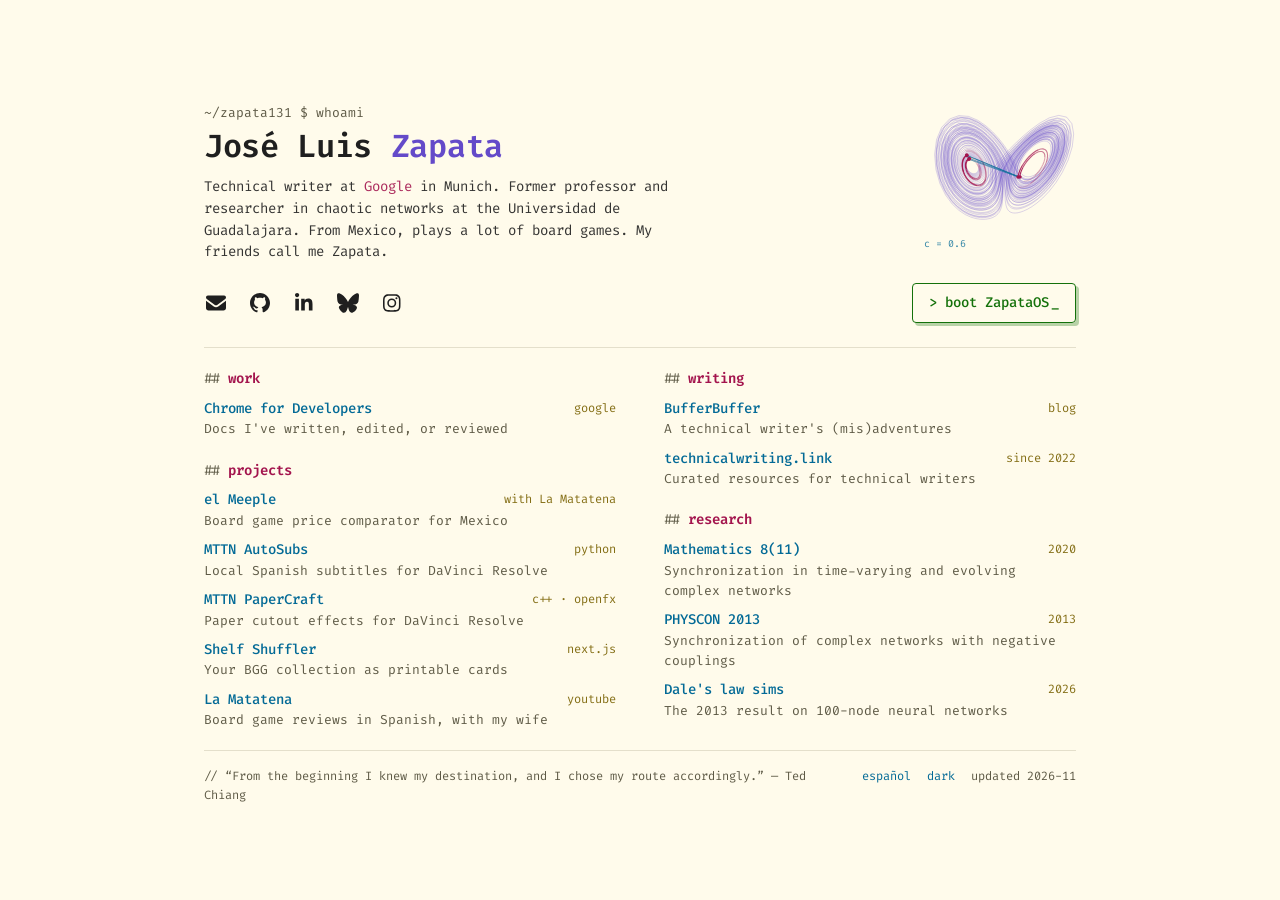
<file: index.html>
<!DOCTYPE html>
<html lang="en">

<head>
  <meta charset="UTF-8">
  <meta name="viewport" content="width=device-width, initial-scale=1">
  <meta name="color-scheme" content="light dark">
  <script>
    try { document.querySelector('meta[name="color-scheme"]').content = localStorage.getItem('color-scheme') ?? 'light dark'; } catch (e) {}
  </script>
  <title>José Luis Zapata · zapata131</title>
  <meta name="description" content="José Luis Zapata (zapata131): technical writer at Google in Munich, former researcher in complex networks, board game person.">
  <link rel="canonical" href="https://zapata131.com/">
  <link rel="alternate" hreflang="en" href="https://zapata131.com/">
  <link rel="alternate" hreflang="es" href="https://zapata131.com/es/">
  <link rel="alternate" hreflang="x-default" href="https://zapata131.com/">

  <meta property="og:type" content="profile">
  <meta property="og:title" content="José Luis Zapata · zapata131">
  <meta property="og:description" content="Technical writer at Google in Munich. Former researcher in complex networks. Board games on the side.">
  <meta property="og:url" content="https://zapata131.com/">
  <meta property="og:image" content="https://zapata131.com/assets/og.png">
  <meta property="og:locale" content="en_US">
  <meta property="og:locale:alternate" content="es_MX">
  <meta name="twitter:card" content="summary_large_image">

  <link rel="icon" href="icons/favicon.ico">
  <link rel="preconnect" href="https://fonts.googleapis.com">
  <link rel="preconnect" href="https://fonts.gstatic.com" crossorigin>
  <link href="https://fonts.googleapis.com/css2?family=Fira+Code:wght@400;500;600&display=swap" rel="stylesheet">
  <link rel="stylesheet" href="styles.css">
</head>

<body>
  <main class="page">
    <header class="intro">
      <div class="lorenz" aria-hidden="true"></div>
      <p class="prompt" aria-hidden="true">~/zapata131 $ whoami</p>
      <h1>José Luis <span class="hl">Zapata</span></h1>
      <p class="bio">Technical writer at <span class="hl-c">Google</span> in Munich. Former professor and researcher in chaotic networks at the Universidad de Guadalajara. From Mexico, plays a lot of board games. My friends call me Zapata.</p>
      <div class="actions">
        <nav class="social" aria-label="Elsewhere">
        <a href="mailto:joseluis@zapata131.com" aria-label="Email" data-tip="Email"><svg viewBox="0 0 512 512" aria-hidden="true"><path fill="currentColor" d="M48 64c-26.5 0-48 21.5-48 48 0 15.1 7.1 29.3 19.2 38.4l208 156c17.1 12.8 40.5 12.8 57.6 0l208-156c12.1-9.1 19.2-23.3 19.2-38.4 0-26.5-21.5-48-48-48L48 64zM0 196L0 384c0 35.3 28.7 64 64 64l384 0c35.3 0 64-28.7 64-64l0-188-198.4 148.8c-34.1 25.6-81.1 25.6-115.2 0L0 196z"/></svg></a>
        <a href="https://github.com/zapata131" aria-label="GitHub" data-tip="GitHub"><svg viewBox="0 0 512 512" aria-hidden="true"><path fill="currentColor" d="M216.5 362.5c-66-8-112.5-55.5-112.5-117 0-25 9-52 24-70-6.5-16.5-5.5-51.5 2-66 20-2.5 47 8 63 22.5 19-6 39-9 63.5-9s44.5 3 62.5 8.5c15.5-14 43-24.5 63-22 7 13.5 8 48.5 1.5 65.5 16 19 24.5 44.5 24.5 70.5 0 61.5-46.5 108-113.5 116.5 17 11 28.5 35 28.5 62.5l0 52C323 491.5 335.5 500 350.5 494 441 459.5 512 369 512 257 512 115.5 397 0 255.5 0S0 115.5 0 257c0 111 70.5 203 165.5 237.5 13.5 5 26.5-4 26.5-17.5l0-40c-7 3-16 5-24 5-33 0-52.5-18-66.5-51.5-5.5-13.5-11.5-21.5-23-23-6-.5-8-3-8-6 0-6 10-10.5 20-10.5 14.5 0 27 9 40 27.5 10 14.5 20.5 21 33 21s20.5-4.5 32-16c8.5-8.5 15-16 21-21z"/></svg></a>
        <a href="https://www.linkedin.com/in/zapata131/" aria-label="LinkedIn" data-tip="LinkedIn"><svg viewBox="0 0 448 512" aria-hidden="true"><path fill="currentColor" d="M100.3 448l-92.9 0 0-299.1 92.9 0 0 299.1zM53.8 108.1C24.1 108.1 0 83.5 0 53.8 0 39.5 5.7 25.9 15.8 15.8s23.8-15.8 38-15.8 27.9 5.7 38 15.8 15.8 23.8 15.8 38c0 29.7-24.1 54.3-53.8 54.3zM447.9 448l-92.7 0 0-145.6c0-34.7-.7-79.2-48.3-79.2-48.3 0-55.7 37.7-55.7 76.7l0 148.1-92.8 0 0-299.1 89.1 0 0 40.8 1.3 0c12.4-23.5 42.7-48.3 87.9-48.3 94 0 111.3 61.9 111.3 142.3l0 164.3-.1 0z"/></svg></a>
        <a href="https://bsky.app/profile/zapata131.bsky.social" aria-label="Bluesky" data-tip="Bluesky"><svg viewBox="0 0 576 512" aria-hidden="true"><path fill="currentColor" d="M407.8 294.7c-3.3-.4-6.7-.8-10-1.3 3.4 .4 6.7 .9 10 1.3zM288 227.1C261.9 176.4 190.9 81.9 124.9 35.3 61.6-9.4 37.5-1.7 21.6 5.5 3.3 13.8 0 41.9 0 58.4S9.1 194 15 213.9c19.5 65.7 89.1 87.9 153.2 80.7 3.3-.5 6.6-.9 10-1.4-3.3 .5-6.6 1-10 1.4-93.9 14-177.3 48.2-67.9 169.9 120.3 124.6 164.8-26.7 187.7-103.4 22.9 76.7 49.2 222.5 185.6 103.4 102.4-103.4 28.1-156-65.8-169.9-3.3-.4-6.7-.8-10-1.3 3.4 .4 6.7 .9 10 1.3 64.1 7.1 133.6-15.1 153.2-80.7 5.9-19.9 15-138.9 15-155.5s-3.3-44.7-21.6-52.9c-15.8-7.1-40-14.9-103.2 29.8-66.1 46.6-137.1 141.1-163.2 191.8z"/></svg></a>
        <a href="https://instagram.com/zapata131" aria-label="Instagram" data-tip="Instagram"><svg viewBox="0 0 448 512" aria-hidden="true"><path fill="currentColor" d="M224.3 141a115 115 0 1 0 -.6 230 115 115 0 1 0 .6-230zm-.6 40.4a74.6 74.6 0 1 1 .6 149.2 74.6 74.6 0 1 1 -.6-149.2zm93.4-45.1a26.8 26.8 0 1 1 53.6 0 26.8 26.8 0 1 1 -53.6 0zm129.7 27.2c-1.7-35.9-9.9-67.7-36.2-93.9-26.2-26.2-58-34.4-93.9-36.2-37-2.1-147.9-2.1-184.9 0-35.8 1.7-67.6 9.9-93.9 36.1s-34.4 58-36.2 93.9c-2.1 37-2.1 147.9 0 184.9 1.7 35.9 9.9 67.7 36.2 93.9s58 34.4 93.9 36.2c37 2.1 147.9 2.1 184.9 0 35.9-1.7 67.7-9.9 93.9-36.2 26.2-26.2 34.4-58 36.2-93.9 2.1-37 2.1-147.8 0-184.8zM399 388c-7.8 19.6-22.9 34.7-42.6 42.6-29.5 11.7-99.5 9-132.1 9s-102.7 2.6-132.1-9c-19.6-7.8-34.7-22.9-42.6-42.6-11.7-29.5-9-99.5-9-132.1s-2.6-102.7 9-132.1c7.8-19.6 22.9-34.7 42.6-42.6 29.5-11.7 99.5-9 132.1-9s102.7-2.6 132.1 9c19.6 7.8 34.7 22.9 42.6 42.6 11.7 29.5 9 99.5 9 132.1s2.7 102.7-9 132.1z"/></svg></a>
        </nav>
        <a class="boot" href="desktop/index.html" title="a desktop from 1991, sort of"><span class="caret" aria-hidden="true">&gt;</span>boot ZapataOS<span class="cursor" aria-hidden="true">_</span></a>
      </div>
    </header>

    <div class="grid">
      <div class="col">
      <section aria-labelledby="h0">
        <h2 id="h0"><span aria-hidden="true">## </span>work</h2>
        <ul class="list">
          <li>
            <a href="https://developer.chrome.com/authors/zapata">Chrome for Developers</a>
            <span class="meta">google</span>
            <p>Docs I've written, edited, or reviewed</p>
          </li>
        </ul>
      </section>
      <section aria-labelledby="h2">
        <h2 id="h2"><span aria-hidden="true">## </span>projects</h2>
        <ul class="list">
          <li>
            <a href="https://elmeeple.com">el Meeple</a>
            <span class="meta">with La Matatena</span>
            <p>Board game price comparator for Mexico</p>
          </li>
          <li>
            <a href="https://la-matatena.github.io/mttn-autosubs-tool/">MTTN AutoSubs</a>
            <span class="meta">python</span>
            <p>Local Spanish subtitles for DaVinci Resolve</p>
          </li>
          <li>
            <a href="https://la-matatena.github.io/mttn-papercraft-studio/">MTTN PaperCraft</a>
            <span class="meta">c++ · openfx</span>
            <p>Paper cutout effects for DaVinci Resolve</p>
          </li>
          <li>
            <a href="https://github.com/zapata131/shelf-shuffle">Shelf Shuffler</a>
            <span class="meta">next.js</span>
            <p>Your BGG collection as printable cards</p>
          </li>
          <li>
            <a href="https://la-matatena.com">La Matatena</a>
            <span class="meta">youtube</span>
            <p>Board game reviews in Spanish, with my wife</p>
          </li>
        </ul>
      </section>
      </div>
      <div class="col">
      <section aria-labelledby="h1">
        <h2 id="h1"><span aria-hidden="true">## </span>writing</h2>
        <ul class="list">
          <li>
            <a href="https://bufferbuffer.com">BufferBuffer</a>
            <span class="meta">blog</span>
            <p>A technical writer's (mis)adventures</p>
          </li>
          <li>
            <a href="https://technicalwriting.link">technicalwriting.link</a>
            <span class="meta">since 2022</span>
            <p>Curated resources for technical writers</p>
          </li>
        </ul>
      </section>
      <section aria-labelledby="h3">
        <h2 id="h3"><span aria-hidden="true">## </span>research</h2>
        <ul class="list">
          <li>
            <a href="https://doi.org/10.3390/math8111939">Mathematics 8(11)</a>
            <span class="meta">2020</span>
            <p>Synchronization in time-varying and evolving complex networks</p>
          </li>
          <li>
            <a href="https://github.com/zapata131/simulation-chaotic-systems-negative-couplings">PHYSCON 2013</a>
            <span class="meta">2013</span>
            <p>Synchronization of complex networks with negative couplings</p>
          </li>
          <li>
            <a href="https://github.com/zapata131/simulation-synchronization-network-inhibitory-neurons">Dale's law sims</a>
            <span class="meta">2026</span>
            <p>The 2013 result on 100-node neural networks</p>
          </li>
        </ul>
      </section>
      </div>
    </div>

    <footer class="footer">
      <p id="quote" class="quote" lang="en" hidden></p>
      <div class="colophon">
        <a href="es/index.html" hreflang="es" lang="es">español</a>
        <button type="button" class="theme-toggle" hidden>
          <span class="to-dark">dark</span><span class="to-light">light</span>
        </button>
        <span>updated 2026-11</span>
      </div>
    </footer>
  </main>

  <script src="script.js" defer></script>
</body>

</html>
</file>
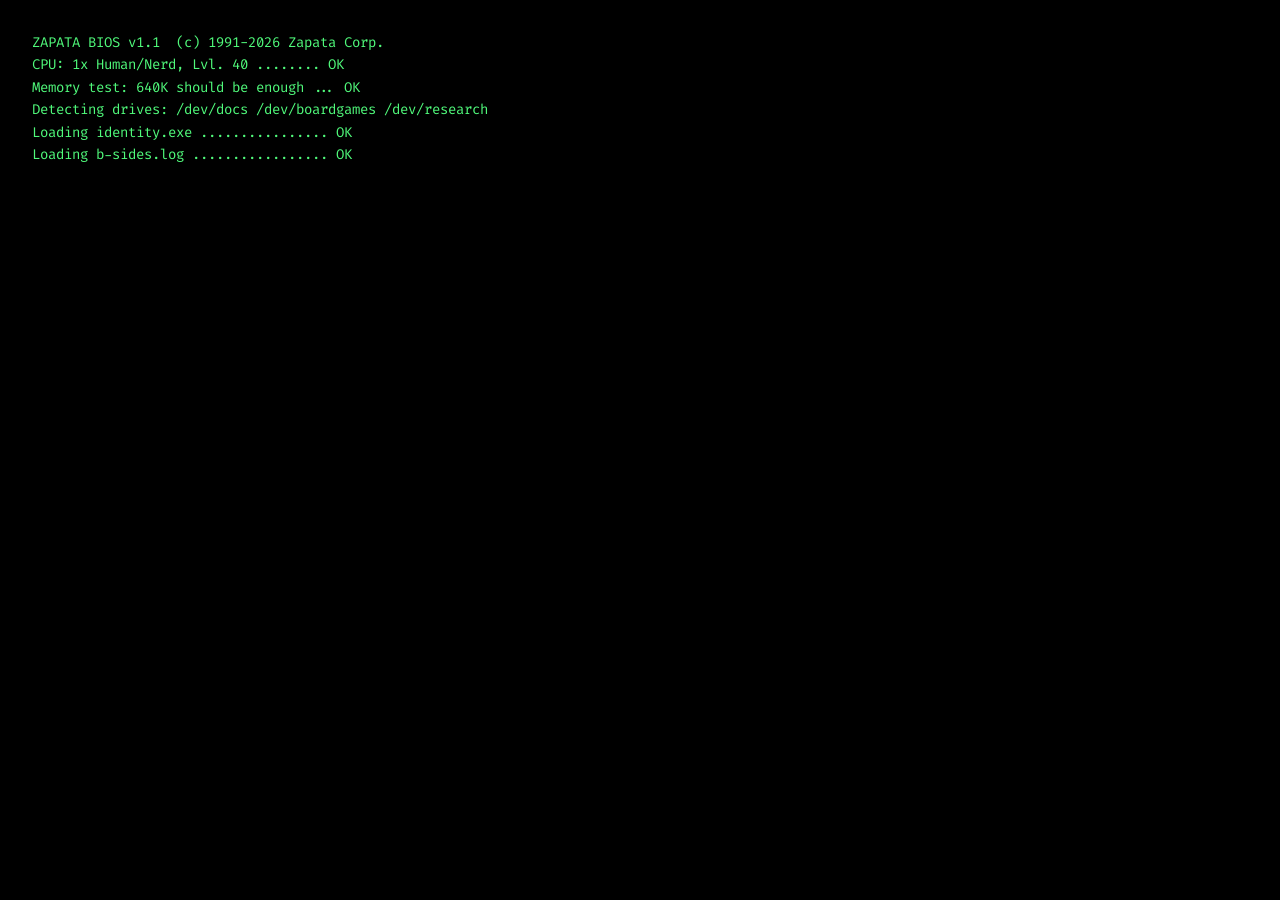
<file: desktop/index.html>
<!DOCTYPE html>
<html lang="en">

<head>
  <meta charset="UTF-8">
  <meta name="viewport" content="width=device-width, initial-scale=1.0">
  <title>ZapataOS · zapata131</title>
  <meta name="robots" content="noindex">
  <link rel="icon" href="../icons/favicon.ico">

  <link
    href="https://fonts.googleapis.com/css2?family=Fira+Code:wght@400;600&family=Inter:wght@400;600;800&display=swap"
    rel="stylesheet">
  <link rel="stylesheet" href="https://cdnjs.cloudflare.com/ajax/libs/font-awesome/6.7.2/css/all.min.css" />
  <link rel="stylesheet" href="styles.css">
</head>

<body>
  <!-- Boot screen: shown once per session, any key or click skips it -->
  <div id="boot" class="boot-screen" hidden>
    <pre id="boot-log" aria-live="polite"></pre>
  </div>

  <div class="menubar">
    <div class="menubar-item" id="menu-zapata">
      <i class="fas fa-terminal"></i> ZapataOS
      <div class="dropdown">
        <div class="dropdown-item" id="about-os">About ZapataOS...</div>
        <div class="dropdown-divider"></div>
        <div class="dropdown-item" id="reboot-os">Reboot...</div>
        <div class="dropdown-divider"></div>
        <div class="dropdown-item" id="exit-os">Exit ZapataOS</div>
      </div>
    </div>
    <div class="menubar-item">View
      <div class="dropdown">
        <div class="dropdown-item pattern-ctrl" data-pattern="dither">Dithered (Default)</div>
        <div class="dropdown-item pattern-ctrl" data-pattern="grid">Grid Points</div>
        <div class="dropdown-item pattern-ctrl" data-pattern="slate">Classic Slate</div>
        <div class="dropdown-item pattern-ctrl" data-pattern="terminal">Terminal Black</div>
        <div class="dropdown-divider"></div>
        <div class="dropdown-item" id="tidy-up">Clean Up Windows</div>
      </div>
    </div>
    <div class="menubar-item">Apps
      <div class="dropdown">
        <div class="dropdown-item" data-open="identity">Identity.exe</div>
        <div class="dropdown-item" data-open="bsides">B-Sides.log</div>
        <div class="dropdown-item" data-open="research">Research.pdf</div>
        <div class="dropdown-item" data-open="lorenz">Lorenz.app</div>
        <div class="dropdown-item" data-open="network">Network.sh</div>
        <div class="dropdown-item" data-open="terminal">Terminal.exe</div>
        <div class="dropdown-divider"></div>
        <div class="dropdown-item" data-open="dice">Dice.app</div>
      </div>
    </div>
    <div class="menubar-item" style="margin-left: auto;" id="system-clock" title="Click for the date">--:--</div>
  </div>

  <div id="system-modal" class="modal">
    <div class="modal-content" role="alertdialog" aria-labelledby="modal-title" aria-describedby="modal-text">
      <div class="modal-header" id="modal-title">System Notification</div>
      <div class="modal-body" id="modal-text">Welcome to ZapataOS. All systems operational.</div>
      <div class="modal-footer">
        <button class="modal-btn" id="modal-ok">OK</button>
      </div>
    </div>
  </div>

  <main class="desktop" id="desktop">
    <!-- Icons -->
    <div class="icon" role="button" tabindex="0" data-window="bio-window" style="top: 30px; right: 30px;">
      <i class="fas fa-id-card"></i>
      <div class="icon-text">Identity</div>
    </div>

    <div class="icon" role="button" tabindex="0" data-window="projects-window" style="top: 130px; right: 30px;">
      <i class="fas fa-code-branch"></i>
      <div class="icon-text">B-Sides</div>
    </div>

    <div class="icon" role="button" tabindex="0" data-window="research-window" style="top: 230px; right: 30px;">
      <i class="fas fa-file-lines"></i>
      <div class="icon-text">Research</div>
    </div>

    <div class="icon" role="button" tabindex="0" data-window="socials-window" style="top: 330px; right: 30px;">
      <i class="fas fa-broadcast-tower"></i>
      <div class="icon-text">Network</div>
    </div>

    <div class="icon" role="button" tabindex="0" data-window="lorenz-window" style="top: 30px; right: 120px;">
      <i class="fas fa-infinity"></i>
      <div class="icon-text">Lorenz</div>
    </div>

    <div class="icon" role="button" tabindex="0" data-window="terminal-window" style="top: 130px; right: 120px;">
      <i class="fas fa-terminal"></i>
      <div class="icon-text">Terminal</div>
    </div>

    <div class="icon" role="button" tabindex="0" data-window="dice-window" style="top: 230px; right: 120px;">
      <i class="fas fa-dice"></i>
      <div class="icon-text">Dice</div>
    </div>

    <div class="icon" role="button" tabindex="0" id="return-icon" style="bottom: 130px; right: 30px;">
      <i class="fas fa-door-open"></i>
      <div class="icon-text">Return</div>
    </div>

    <div class="icon" role="button" tabindex="0" data-window="trash-window" id="trash-icon" style="bottom: 30px; right: 30px;">
      <i class="fas fa-trash"></i>
      <div class="icon-text">Trash</div>
    </div>

    <!-- Windows -->
    <div class="window" id="terminal-window" style="top: 300px; left: 600px; width: 520px; display: none;">
      <div class="title-bar">
        <div class="title-text">terminal.exe</div>
        <div class="title-controls">
          <button type="button" class="title-bar-btn min-btn" aria-label="Collapse window"></button>
          <button type="button" class="title-bar-btn close-btn" aria-label="Close window"></button>
        </div>
      </div>
      <div class="window-content terminal-content" id="terminal-output">
        <p>ZapataOS [Version 1.1.0]</p>
        <p>(c) 2026 Zapata Corp. All rights reserved.</p>
        <p>&nbsp;</p>
        <p>Type 'help' to see available commands. Tab completes, arrow keys recall.</p>
        <div class="terminal-input-line">
          <span>z:\&gt;</span>
          <input type="text" id="terminal-input" aria-label="Terminal command" autocomplete="off" autocapitalize="off" spellcheck="false">
        </div>
      </div>
    </div>

    <div class="window" id="bio-window" style="top: 80px; left: 80px; width: 400px; display: flex;">
      <div class="title-bar">
        <div class="title-text">Identity.exe</div>
        <div class="title-controls">
          <button type="button" class="title-bar-btn min-btn" aria-label="Collapse window"></button>
          <button type="button" class="title-bar-btn close-btn" aria-label="Close window"></button>
        </div>
      </div>
      <div class="window-content bio">
        <p>I'm <strong>José Luis Zapata</strong> (but my friends just call me "Zapata"), a tech writer born and raised
          in Mexico and living in Germany.</p>
        <div class="role-list">
          <span>&gt; Technical Writer</span>
          <span>&gt; Researcher</span>
          <span>&gt; Board Games Fan</span>
        </div>
        <p>I currently work for <strong>Google Germany</strong>, write about my (mis)adventures as a tech writer at <a
            href="https://bufferbuffer.com" target="_blank" rel="noopener noreferrer">BufferBuffer</a>, maintain <a
            href="https://technicalwriting.link" target="_blank" rel="noopener noreferrer">technicalwriting.link</a>, and talk about board games
          with my wife on <a href="https://la-matatena.com" target="_blank" rel="noopener noreferrer">La Matatena</a>.</p>
        <p>My Chrome docs: <a href="https://developer.chrome.com/authors/zapata" target="_blank" rel="noopener">developer.chrome.com/authors/zapata</a></p>
      </div>
    </div>

    <div class="window" id="projects-window" style="top: 180px; left: 320px; width: 480px; display: flex;">
      <div class="title-bar">
        <div class="title-text">B-Sides.log</div>
        <div class="title-controls">
          <button type="button" class="title-bar-btn min-btn" aria-label="Collapse window"></button>
          <button type="button" class="title-bar-btn close-btn" aria-label="Close window"></button>
        </div>
      </div>
      <div class="window-content projects-list">
        <div class="project-item">
          <h3><a href="https://elmeeple.com" target="_blank" rel="noopener">el Meeple</a></h3>
          <p>Board game price comparator for Mexico, with price history. Built with La Matatena.</p>
        </div>
        <div class="project-item">
          <h3><a href="https://la-matatena.github.io/mttn-autosubs-tool/" target="_blank" rel="noopener">MTTN AutoSubs</a></h3>
          <p>Spanish subtitles generated locally with Whisper, synced to DaVinci Resolve.</p>
        </div>
        <div class="project-item">
          <h3><a href="https://la-matatena.github.io/mttn-papercraft-studio/" target="_blank" rel="noopener">MTTN PaperCraft Studio</a></h3>
          <p>OpenFX plugin for Resolve: paper cutouts, torn cardstock edges, a paper fold transition, Foley paper sounds.</p>
        </div>
        <div class="project-item">
          <h3><a href="https://github.com/zapata131/shelf-shuffle" target="_blank" rel="noopener">Shelf Shuffler</a></h3>
          <p>Your BoardGameGeek collection as printable reference cards.</p>
        </div>
        <div class="project-item">
          <h3><a href="https://bufferbuffer.com" target="_blank" rel="noopener">BufferBuffer</a></h3>
          <p>The (mis)adventures of a technical writer.</p>
        </div>
        <div class="project-item">
          <h3><a href="https://technicalwriting.link" target="_blank" rel="noopener">technicalwriting.link</a></h3>
          <p>Blogs, books, courses, and videos for technical writers.</p>
        </div>
        <div class="project-item">
          <h3><a href="https://la-matatena.com" target="_blank" rel="noopener">La Matatena</a></h3>
          <p>Board game reviews and analysis, in Spanish.</p>
        </div>
        <div class="project-item">
          <h3><a href="https://github.com/zapata131/sweet16" target="_blank" rel="noopener">sweet16</a></h3>
          <p>QMK layers for a 16-key macropad: macOS, DaVinci Resolve, Affinity Designer.</p>
        </div>
      </div>
    </div>

    <div class="window" id="research-window" style="top: 110px; left: 220px; width: 460px; display: none;">
      <div class="title-bar">
        <div class="title-text">Research.pdf</div>
        <div class="title-controls">
          <button type="button" class="title-bar-btn min-btn" aria-label="Collapse window"></button>
          <button type="button" class="title-bar-btn close-btn" aria-label="Close window"></button>
        </div>
      </div>
      <div class="window-content research">
        <p class="research-note">Universidad de Guadalajara, before Google. Synchronization of complex networks,
          mostly the cases where it shouldn't work.</p>
        <ol class="papers">
          <li>
            <span class="year">2020</span>
            <a href="https://doi.org/10.3390/math8111939" target="_blank" rel="noopener">Synchronization in
              Time-Varying and Evolving Complex Networks</a>
            <span class="venue">Mathematics 8(11), 1939. Solís-Perales, Zapata, Obregón-Pulido.</span>
          </li>
          <li>
            <span class="year">2013</span>
            <a href="https://github.com/zapata131/simulation-chaotic-systems-negative-couplings" target="_blank"
              rel="noopener">Synchronization of Complex Networks with Negative Couplings</a>
            <span class="venue">PHYSCON 2013, San Luis Potosí. Solís-Perales, Zapata. Link: Python reproduction.</span>
          </li>
          <li>
            <span class="year">2026</span>
            <a href="https://github.com/zapata131/simulation-synchronization-network-inhibitory-neurons" target="_blank"
              rel="noopener">Inhibitory neurons, revisited</a>
            <span class="venue">The 2013 result on 100-node networks that follow Dale's law.</span>
          </li>
        </ol>
        <button type="button" class="win-btn" data-open="lorenz">Open Lorenz.app</button>
      </div>
    </div>

    <div class="window" id="lorenz-window" style="top: 70px; left: 520px; width: 380px; display: none;">
      <div class="title-bar">
        <div class="title-text">Lorenz.app</div>
        <div class="title-controls">
          <button type="button" class="title-bar-btn min-btn" aria-label="Collapse window"></button>
          <button type="button" class="title-bar-btn close-btn" aria-label="Close window"></button>
        </div>
      </div>
      <div class="window-content lorenz-app">
        <canvas id="lorenz-canvas" width="340" height="300" aria-label="Lorenz attractor, drag to rotate"></canvas>
        <label class="lorenz-control">
          <span>ρ = <output id="rho-out">28.0</output></span>
          <input type="range" id="rho" min="0" max="60" step="0.5" value="28">
        </label>
        <p class="lorenz-status" id="lorenz-status">Chaos. Two wings, never the same loop twice.</p>
        <p class="lorenz-hint">σ = 10, β = 8/3. Drag to rotate. Below ρ ≈ 24.74 the orbit settles down.</p>
      </div>
    </div>

    <div class="window" id="dice-window" style="top: 90px; left: 560px; width: 340px; display: none;">
      <div class="title-bar">
        <div class="title-text">Dice.app</div>
        <div class="title-controls">
          <button type="button" class="title-bar-btn min-btn" aria-label="Collapse window"></button>
          <button type="button" class="title-bar-btn close-btn" aria-label="Close window"></button>
        </div>
      </div>
      <div class="window-content dice-app">
        <div class="dice-presets">
          <button type="button" class="win-btn" data-roll="2d6">2d6 Catan</button>
          <button type="button" class="win-btn" data-roll="1d6">1d6</button>
          <button type="button" class="win-btn" data-roll="3d6">3d6</button>
          <button type="button" class="win-btn" data-roll="1d20">1d20</button>
        </div>
        <div class="dice-tray" id="dice-tray" aria-live="polite">
          <p class="dice-empty">Pick a roll. Space rolls again.</p>
        </div>
        <p class="dice-msg" id="dice-msg"></p>
        <div class="dice-stats" id="dice-stats" hidden>
          <p class="dice-stats-title">2d6 rolls this session: <span id="dice-count">0</span></p>
          <div class="dice-hist" id="dice-hist"></div>
        </div>
      </div>
    </div>

    <div class="window" id="socials-window" style="top: 400px; left: 140px; width: 340px; display: flex;">
      <div class="title-bar">
        <div class="title-text">Network.sh</div>
        <div class="title-controls">
          <button type="button" class="title-bar-btn min-btn" aria-label="Collapse window"></button>
          <button type="button" class="title-bar-btn close-btn" aria-label="Close window"></button>
        </div>
      </div>
      <div class="window-content socials-grid">
        <a href="https://bsky.app/profile/zapata131.bsky.social" aria-label="Bluesky" title="Bluesky"><i
            class="fa-brands fa-bluesky"></i></a>
        <a href="https://github.com/zapata131" aria-label="GitHub" title="GitHub"><i class="fab fa-github"></i></a>
        <a href="https://www.linkedin.com/in/zapata131/" aria-label="LinkedIn" title="LinkedIn"><i
            class="fab fa-linkedin-in"></i></a>
        <a href="https://bufferbuffer.com" aria-label="BufferBuffer Blog" title="Blog"><i class="fas fa-pen"></i></a>
        <a href="https://technicalwriting.link" aria-label="Technical Writing Resources" title="Resources"><i
            class="fas fa-link"></i></a>
        <a href="https://instagram.com/zapata131" aria-label="Instagram" title="Instagram"><i
            class="fab fa-instagram"></i></a>
        <a href="mailto:joseluis@zapata131.com" aria-label="Email" title="Email"><i class="fas fa-envelope"></i></a>
      </div>
    </div>

    <div class="window" id="trash-window" style="top: 220px; left: 360px; width: 340px; display: none;">
      <div class="title-bar">
        <div class="title-text">Trash</div>
        <div class="title-controls">
          <button type="button" class="title-bar-btn min-btn" aria-label="Collapse window"></button>
          <button type="button" class="title-bar-btn close-btn" aria-label="Close window"></button>
        </div>
      </div>
      <div class="window-content trash">
        <ul class="trash-list" id="trash-list">
          <li><i class="far fa-file-code"></i> glassmorphism-v2.css <span>2026-02</span></li>
          <li><i class="far fa-file-code"></i> geocities-mode.html <span>2026-02</span></li>
          <li><i class="far fa-folder"></i> fontawesome-local/ <span>2026-02</span></li>
          <li><i class="far fa-file"></i> landing-page-v1.html <span>2025</span></li>
          <li><i class="far fa-file-lines"></i> docs-final-FINAL-v3.md <span>2019</span></li>
        </ul>
        <button type="button" class="win-btn" id="empty-trash">Empty Trash</button>
      </div>
    </div>
  </main>

  <script src="script.js"></script>
</body>

</html>
</file>
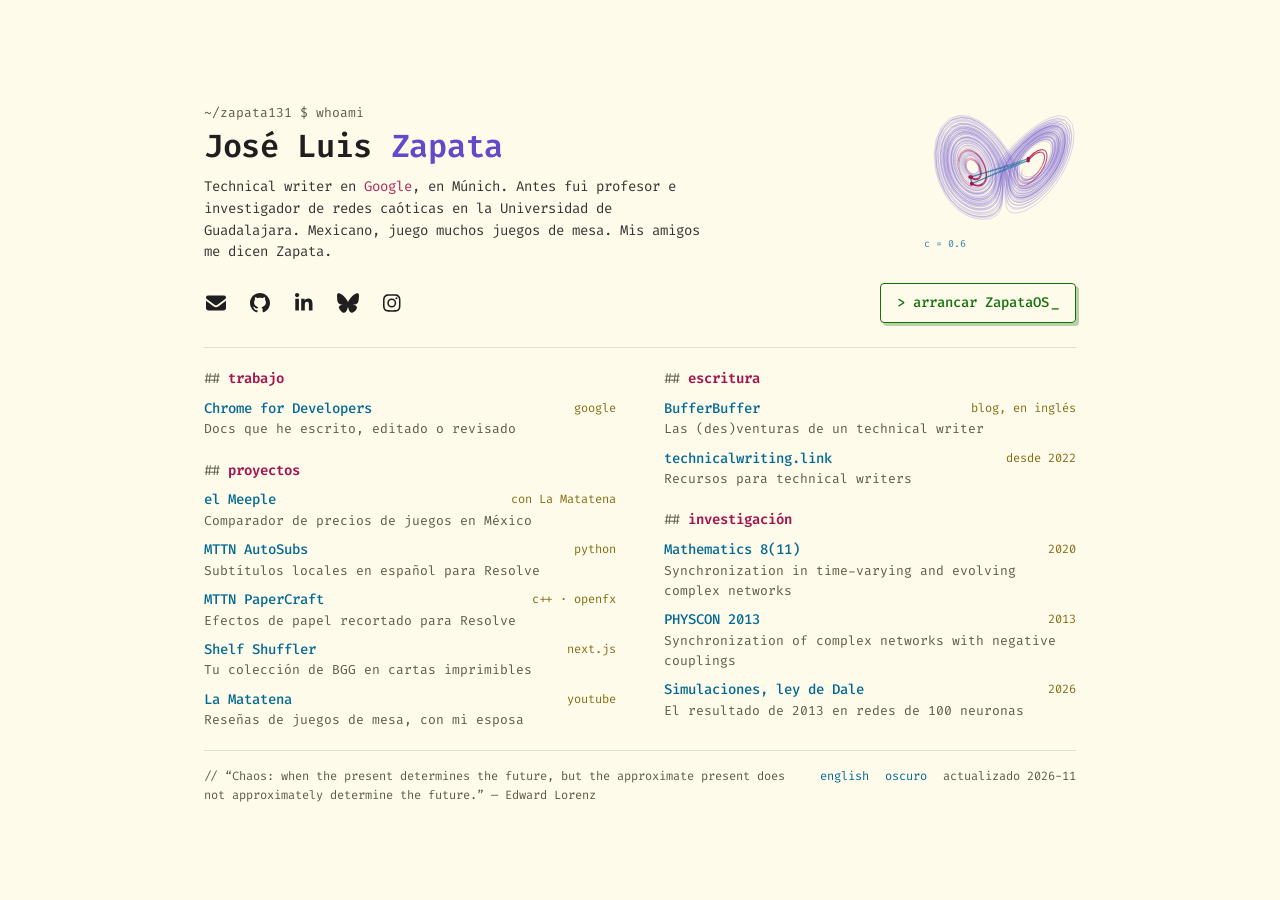
<file: es/index.html>
<!DOCTYPE html>
<html lang="es">

<head>
  <meta charset="UTF-8">
  <meta name="viewport" content="width=device-width, initial-scale=1">
  <meta name="color-scheme" content="light dark">
  <script>
    try { document.querySelector('meta[name="color-scheme"]').content = localStorage.getItem('color-scheme') ?? 'light dark'; } catch (e) {}
  </script>
  <title>José Luis Zapata · zapata131</title>
  <meta name="description" content="José Luis Zapata (zapata131): technical writer en Google en Múnich, antes investigador en redes complejas, y jugador de juegos de mesa.">
  <link rel="canonical" href="https://zapata131.com/es/">
  <link rel="alternate" hreflang="en" href="https://zapata131.com/">
  <link rel="alternate" hreflang="es" href="https://zapata131.com/es/">
  <link rel="alternate" hreflang="x-default" href="https://zapata131.com/">

  <meta property="og:type" content="profile">
  <meta property="og:title" content="José Luis Zapata · zapata131">
  <meta property="og:description" content="Technical writer en Google en Múnich. Antes, investigador en redes complejas. Y juegos de mesa.">
  <meta property="og:url" content="https://zapata131.com/es/">
  <meta property="og:image" content="https://zapata131.com/assets/og.png">
  <meta property="og:locale" content="es_MX">
  <meta property="og:locale:alternate" content="en_US">
  <meta name="twitter:card" content="summary_large_image">

  <link rel="icon" href="../icons/favicon.ico">
  <link rel="preconnect" href="https://fonts.googleapis.com">
  <link rel="preconnect" href="https://fonts.gstatic.com" crossorigin>
  <link href="https://fonts.googleapis.com/css2?family=Fira+Code:wght@400;500;600&display=swap" rel="stylesheet">
  <link rel="stylesheet" href="../styles.css">
</head>

<body>
  <main class="page">
    <header class="intro">
      <div class="lorenz" aria-hidden="true"></div>
      <p class="prompt" aria-hidden="true">~/zapata131 $ whoami</p>
      <h1>José Luis <span class="hl">Zapata</span></h1>
      <p class="bio">Technical writer en <span class="hl-c">Google</span>, en Múnich. Antes fui profesor e investigador de redes caóticas en la Universidad de Guadalajara. Mexicano, juego muchos juegos de mesa. Mis amigos me dicen Zapata.</p>
      <div class="actions">
        <nav class="social" aria-label="En otros lados">
        <a href="mailto:joseluis@zapata131.com" aria-label="Correo" data-tip="Correo"><svg viewBox="0 0 512 512" aria-hidden="true"><path fill="currentColor" d="M48 64c-26.5 0-48 21.5-48 48 0 15.1 7.1 29.3 19.2 38.4l208 156c17.1 12.8 40.5 12.8 57.6 0l208-156c12.1-9.1 19.2-23.3 19.2-38.4 0-26.5-21.5-48-48-48L48 64zM0 196L0 384c0 35.3 28.7 64 64 64l384 0c35.3 0 64-28.7 64-64l0-188-198.4 148.8c-34.1 25.6-81.1 25.6-115.2 0L0 196z"/></svg></a>
        <a href="https://github.com/zapata131" aria-label="GitHub" data-tip="GitHub"><svg viewBox="0 0 512 512" aria-hidden="true"><path fill="currentColor" d="M216.5 362.5c-66-8-112.5-55.5-112.5-117 0-25 9-52 24-70-6.5-16.5-5.5-51.5 2-66 20-2.5 47 8 63 22.5 19-6 39-9 63.5-9s44.5 3 62.5 8.5c15.5-14 43-24.5 63-22 7 13.5 8 48.5 1.5 65.5 16 19 24.5 44.5 24.5 70.5 0 61.5-46.5 108-113.5 116.5 17 11 28.5 35 28.5 62.5l0 52C323 491.5 335.5 500 350.5 494 441 459.5 512 369 512 257 512 115.5 397 0 255.5 0S0 115.5 0 257c0 111 70.5 203 165.5 237.5 13.5 5 26.5-4 26.5-17.5l0-40c-7 3-16 5-24 5-33 0-52.5-18-66.5-51.5-5.5-13.5-11.5-21.5-23-23-6-.5-8-3-8-6 0-6 10-10.5 20-10.5 14.5 0 27 9 40 27.5 10 14.5 20.5 21 33 21s20.5-4.5 32-16c8.5-8.5 15-16 21-21z"/></svg></a>
        <a href="https://www.linkedin.com/in/zapata131/" aria-label="LinkedIn" data-tip="LinkedIn"><svg viewBox="0 0 448 512" aria-hidden="true"><path fill="currentColor" d="M100.3 448l-92.9 0 0-299.1 92.9 0 0 299.1zM53.8 108.1C24.1 108.1 0 83.5 0 53.8 0 39.5 5.7 25.9 15.8 15.8s23.8-15.8 38-15.8 27.9 5.7 38 15.8 15.8 23.8 15.8 38c0 29.7-24.1 54.3-53.8 54.3zM447.9 448l-92.7 0 0-145.6c0-34.7-.7-79.2-48.3-79.2-48.3 0-55.7 37.7-55.7 76.7l0 148.1-92.8 0 0-299.1 89.1 0 0 40.8 1.3 0c12.4-23.5 42.7-48.3 87.9-48.3 94 0 111.3 61.9 111.3 142.3l0 164.3-.1 0z"/></svg></a>
        <a href="https://bsky.app/profile/zapata131.bsky.social" aria-label="Bluesky" data-tip="Bluesky"><svg viewBox="0 0 576 512" aria-hidden="true"><path fill="currentColor" d="M407.8 294.7c-3.3-.4-6.7-.8-10-1.3 3.4 .4 6.7 .9 10 1.3zM288 227.1C261.9 176.4 190.9 81.9 124.9 35.3 61.6-9.4 37.5-1.7 21.6 5.5 3.3 13.8 0 41.9 0 58.4S9.1 194 15 213.9c19.5 65.7 89.1 87.9 153.2 80.7 3.3-.5 6.6-.9 10-1.4-3.3 .5-6.6 1-10 1.4-93.9 14-177.3 48.2-67.9 169.9 120.3 124.6 164.8-26.7 187.7-103.4 22.9 76.7 49.2 222.5 185.6 103.4 102.4-103.4 28.1-156-65.8-169.9-3.3-.4-6.7-.8-10-1.3 3.4 .4 6.7 .9 10 1.3 64.1 7.1 133.6-15.1 153.2-80.7 5.9-19.9 15-138.9 15-155.5s-3.3-44.7-21.6-52.9c-15.8-7.1-40-14.9-103.2 29.8-66.1 46.6-137.1 141.1-163.2 191.8z"/></svg></a>
        <a href="https://instagram.com/zapata131" aria-label="Instagram" data-tip="Instagram"><svg viewBox="0 0 448 512" aria-hidden="true"><path fill="currentColor" d="M224.3 141a115 115 0 1 0 -.6 230 115 115 0 1 0 .6-230zm-.6 40.4a74.6 74.6 0 1 1 .6 149.2 74.6 74.6 0 1 1 -.6-149.2zm93.4-45.1a26.8 26.8 0 1 1 53.6 0 26.8 26.8 0 1 1 -53.6 0zm129.7 27.2c-1.7-35.9-9.9-67.7-36.2-93.9-26.2-26.2-58-34.4-93.9-36.2-37-2.1-147.9-2.1-184.9 0-35.8 1.7-67.6 9.9-93.9 36.1s-34.4 58-36.2 93.9c-2.1 37-2.1 147.9 0 184.9 1.7 35.9 9.9 67.7 36.2 93.9s58 34.4 93.9 36.2c37 2.1 147.9 2.1 184.9 0 35.9-1.7 67.7-9.9 93.9-36.2 26.2-26.2 34.4-58 36.2-93.9 2.1-37 2.1-147.8 0-184.8zM399 388c-7.8 19.6-22.9 34.7-42.6 42.6-29.5 11.7-99.5 9-132.1 9s-102.7 2.6-132.1-9c-19.6-7.8-34.7-22.9-42.6-42.6-11.7-29.5-9-99.5-9-132.1s-2.6-102.7 9-132.1c7.8-19.6 22.9-34.7 42.6-42.6 29.5-11.7 99.5-9 132.1-9s102.7-2.6 132.1 9c19.6 7.8 34.7 22.9 42.6 42.6 11.7 29.5 9 99.5 9 132.1s2.7 102.7-9 132.1z"/></svg></a>
        </nav>
        <a class="boot" href="../desktop/index.html" title="un escritorio de 1991, más o menos"><span class="caret" aria-hidden="true">&gt;</span>arrancar ZapataOS<span class="cursor" aria-hidden="true">_</span></a>
      </div>
    </header>

    <div class="grid">
      <div class="col">
      <section aria-labelledby="h0">
        <h2 id="h0"><span aria-hidden="true">## </span>trabajo</h2>
        <ul class="list">
          <li>
            <a href="https://developer.chrome.com/authors/zapata">Chrome for Developers</a>
            <span class="meta">google</span>
            <p>Docs que he escrito, editado o revisado</p>
          </li>
        </ul>
      </section>
      <section aria-labelledby="h2">
        <h2 id="h2"><span aria-hidden="true">## </span>proyectos</h2>
        <ul class="list">
          <li>
            <a href="https://elmeeple.com">el Meeple</a>
            <span class="meta">con La Matatena</span>
            <p>Comparador de precios de juegos en México</p>
          </li>
          <li>
            <a href="https://la-matatena.github.io/mttn-autosubs-tool/">MTTN AutoSubs</a>
            <span class="meta">python</span>
            <p>Subtítulos locales en español para Resolve</p>
          </li>
          <li>
            <a href="https://la-matatena.github.io/mttn-papercraft-studio/">MTTN PaperCraft</a>
            <span class="meta">c++ · openfx</span>
            <p>Efectos de papel recortado para Resolve</p>
          </li>
          <li>
            <a href="https://github.com/zapata131/shelf-shuffle">Shelf Shuffler</a>
            <span class="meta">next.js</span>
            <p>Tu colección de BGG en cartas imprimibles</p>
          </li>
          <li>
            <a href="https://la-matatena.com">La Matatena</a>
            <span class="meta">youtube</span>
            <p>Reseñas de juegos de mesa, con mi esposa</p>
          </li>
        </ul>
      </section>
      </div>
      <div class="col">
      <section aria-labelledby="h1">
        <h2 id="h1"><span aria-hidden="true">## </span>escritura</h2>
        <ul class="list">
          <li>
            <a href="https://bufferbuffer.com">BufferBuffer</a>
            <span class="meta">blog, en inglés</span>
            <p>Las (des)venturas de un technical writer</p>
          </li>
          <li>
            <a href="https://technicalwriting.link">technicalwriting.link</a>
            <span class="meta">desde 2022</span>
            <p>Recursos para technical writers</p>
          </li>
        </ul>
      </section>
      <section aria-labelledby="h3">
        <h2 id="h3"><span aria-hidden="true">## </span>investigación</h2>
        <ul class="list">
          <li>
            <a href="https://doi.org/10.3390/math8111939">Mathematics 8(11)</a>
            <span class="meta">2020</span>
            <p lang="en">Synchronization in time-varying and evolving complex networks</p>
          </li>
          <li>
            <a href="https://github.com/zapata131/simulation-chaotic-systems-negative-couplings">PHYSCON 2013</a>
            <span class="meta">2013</span>
            <p lang="en">Synchronization of complex networks with negative couplings</p>
          </li>
          <li>
            <a href="https://github.com/zapata131/simulation-synchronization-network-inhibitory-neurons">Simulaciones, ley de Dale</a>
            <span class="meta">2026</span>
            <p>El resultado de 2013 en redes de 100 neuronas</p>
          </li>
        </ul>
      </section>
      </div>
    </div>

    <footer class="footer">
      <p id="quote" class="quote" lang="en" hidden></p>
      <div class="colophon">
        <a href="../index.html" hreflang="en" lang="en">english</a>
        <button type="button" class="theme-toggle" hidden>
          <span class="to-dark">oscuro</span><span class="to-light">claro</span>
        </button>
        <span>actualizado 2026-11</span>
      </div>
    </footer>
  </main>

  <script src="../script.js" defer></script>
</body>

</html>
</file>
<file: desktop/styles.css>
/* Dracula Theme Colors */
:root {
  --bg-color: #282a36;
  --current-line: #44475a;
  --foreground: #f8f8f2;
  --comment: #6272a4;
  --cyan: #8be9fd;
  --green: #50fa7b;
  --orange: #ffb86c;
  --pink: #ff79c6;
  --purple: #bd93f9;
  --red: #ff5555;
  --yellow: #f1fa8c;

  --font-main: 'Inter', sans-serif;
  --font-code: 'Fira Code', monospace;
  --window-border: var(--current-line);
  --active-border: var(--purple);
}

body.pattern-dither {
  background-image:
    radial-gradient(var(--current-line) 2px, transparent 2px),
    radial-gradient(var(--current-line) 2px, transparent 2px);
  background-size: 8px 8px;
  background-position: 0 0, 4px 4px;
}

body.pattern-grid {
  background-image: linear-gradient(var(--current-line) 1px, transparent 1px),
    linear-gradient(90deg, var(--current-line) 1px, transparent 1px);
  background-size: 20px 20px;
}

body.pattern-slate {
  background-color: var(--comment);
  background-image: none;
}

body.pattern-terminal {
  background-color: #000;
  background-image: none;
}

/* Terminal Window */
.terminal-content {
  background-color: #000 !important;
  color: #0f0 !important;
  font-family: var(--font-code);
  font-size: 13px;
  height: 300px;
}

.terminal-input-line {
  display: flex;
  gap: 8px;
}

.terminal-input-line input {
  background: transparent;
  border: none;
  color: #0f0;
  font-family: var(--font-code);
  font-size: 13px;
  width: 100%;
  outline: none;
}

* {
  box-sizing: border-box;
  margin: 0;
  padding: 0;
  user-select: none;
}

body {
  background-color: var(--bg-color);
  /* classic dither-like desktop pattern */
  color: var(--foreground);
  font-family: var(--font-main);
  height: 100vh;
  overflow: hidden;
  position: relative;
}

/* Menu Bar */
.menubar {
  height: 24px;
  background-color: var(--foreground);
  color: var(--bg-color);
  display: flex;
  align-items: center;
  padding: 0 10px;
  border-bottom: 2px solid var(--current-line);
  font-size: 14px;
  font-weight: 600;
  box-shadow: 0 1px 3px rgba(0, 0, 0, 0.5);
  z-index: 1000;
  position: relative;
}

.menubar-item {
  padding: 0 12px;
  height: 100%;
  display: flex;
  align-items: center;
  cursor: pointer;
  position: relative;
}

.menubar-item:hover,
.menubar-item.open {
  background-color: var(--bg-color);
  color: var(--foreground);
}

/* Dropdowns */
.dropdown {
  display: none;
  position: absolute;
  top: 24px;
  left: 0;
  background-color: var(--foreground);
  color: var(--bg-color);
  border: 2px solid var(--current-line);
  box-shadow: 4px 4px 0 rgba(0, 0, 0, 0.5);
  min-width: 160px;
  z-index: 2000;
}

.menubar-item.open .dropdown {
  display: block;
}

.dropdown-item {
  padding: 6px 16px;
  font-size: 13px;
  white-space: nowrap;
}

.dropdown-item:hover {
  background-color: var(--purple);
  color: var(--foreground);
}

.dropdown-divider {
  height: 1px;
  background-color: var(--current-line);
  margin: 4px 0;
}

/* Modal */
.modal {
  display: none;
  position: fixed;
  top: 0;
  left: 0;
  width: 100%;
  height: 100%;
  background: rgba(0, 0, 0, 0.5);
  z-index: 3000;
  justify-content: center;
  align-items: center;
}

.modal-content {
  background: var(--bg-color);
  border: 2px solid var(--active-border);
  padding: 20px;
  width: 320px;
  text-align: center;
  box-shadow: 10px 10px 0 rgba(0, 0, 0, 0.5);
}

.modal-header {
  font-weight: 800;
  color: var(--pink);
  margin-bottom: 10px;
  font-family: var(--font-code);
}

.modal-body {
  margin-bottom: 20px;
  font-size: 14px;
}

.modal-btn {
  background: var(--purple);
  color: var(--bg-color);
  border: none;
  padding: 6px 20px;
  font-weight: bold;
  cursor: pointer;
  font-family: var(--font-code);
}

.modal-btn:hover {
  background: var(--green);
}

/* Desktop Area */
.desktop {
  position: relative;
  height: calc(100vh - 24px);
  width: 100vw;
}

/* Icons */
.icon {
  position: absolute;
  width: 76px;
  display: flex;
  flex-direction: column;
  align-items: center;
  cursor: pointer;
  text-align: center;
}

.icon i {
  font-size: 40px;
  color: var(--cyan);
  margin-bottom: 6px;
  text-shadow: 2px 2px 0px rgba(0, 0, 0, 0.5);
}

.icon-text {
  background-color: var(--bg-color);
  color: var(--foreground);
  padding: 2px 4px;
  font-size: 13px;
  border-radius: 2px;
  border: 1px transparent;
}

.icon.selected .icon-text {
  background-color: var(--purple);
  color: var(--bg-color);
}

.icon.selected i {
  color: var(--pink);
  text-shadow: 2px 2px 0px rgba(0, 0, 0, 0.8);
}

/* Window */
.window {
  position: absolute;
  background-color: var(--bg-color);
  border: 1px solid var(--window-border);
  box-shadow: 6px 6px 0 rgba(0, 0, 0, 0.4);
  display: flex;
  /* default open */
  flex-direction: column;
  min-width: 320px;
  border-radius: 4px;
  background-clip: padding-box;
  /* ensure opacity */
  opacity: 1 !important;
  /* Force full readability */
}

.window.active {
  border-color: var(--active-border);
  box-shadow: 0 0 15px rgba(189, 147, 249, 0.4), 6px 6px 20px rgba(0, 0, 0, 0.6);
}

.title-bar {
  height: 28px;
  background-color: var(--current-line);
  display: flex;
  align-items: center;
  justify-content: space-between;
  padding: 0 10px;
  cursor: grab;
  position: relative;
  border-bottom: 1px solid var(--window-border);
}

.window.active .title-bar {
  background-color: var(--purple);
  border-bottom-color: var(--active-border);
}

.title-controls {
  display: flex;
  gap: 10px;
}

.title-bar-btn {
  width: 14px;
  height: 14px;
  border-radius: 50%;
  border: 1px solid rgba(0, 0, 0, 0.2);
  cursor: pointer;
  background-color: var(--bg-color);
}

.close-btn {
  background-color: var(--red);
}

.min-btn {
  background-color: var(--yellow);
}

.title-text {
  font-size: 13px;
  font-weight: 600;
  color: var(--foreground);
  font-family: var(--font-code);
  text-transform: lowercase;
}

.window.active .title-text {
  color: var(--bg-color);
}

.window-content {
  padding: 16px;
  font-size: 14px;
  color: var(--foreground);
  max-height: 450px;
  overflow-y: auto;
  user-select: text;
  line-height: 1.5;
  background: var(--bg-color);
}

.window-content p {
  margin-bottom: 12px;
}

.window-content a {
  color: var(--cyan);
  text-decoration: underline;
}

.window-content a:hover {
  color: var(--green);
}

/* Specific content */
.bio strong {
  color: var(--pink);
}

.role-list {
  display: flex;
  flex-direction: column;
  gap: 6px;
  margin: 10px 0;
  padding: 10px;
  border: 1px dashed var(--comment);
  color: var(--yellow);
  font-family: var(--font-code);
}

.projects-list {
  display: flex;
  flex-direction: column;
  gap: 16px;
}

.project-item {
  border: 2px solid var(--window-border);
  padding: 12px;
  background-color: rgba(68, 71, 90, 0.3);
}

.project-item:hover {
  border-color: var(--purple);
  background-color: var(--current-line);
}

.project-item h3 {
  color: var(--pink);
  margin-bottom: 6px;
  font-family: var(--font-code);
}

.project-item h3 a {
  text-decoration: none;
}

.socials-grid {
  display: grid;
  grid-template-columns: repeat(3, 1fr);
  gap: 12px;
  text-align: center;
}

.socials-grid a {
  display: flex;
  align-items: center;
  justify-content: center;
  padding: 16px;
  border: 2px solid var(--window-border);
  background-color: rgba(68, 71, 90, 0.3);
  text-decoration: none;
  font-size: 28px;
  color: var(--cyan);
}

.socials-grid a:hover {
  border-color: var(--green);
  color: var(--green);
  background-color: var(--current-line);
}
/* Touch-friendly title bars */
.title-bar {
  touch-action: none;
}

.icon:focus-visible {
  outline: 2px dashed var(--cyan);
  outline-offset: 4px;
}

/* Phones: no dragging, windows stack in reading order */
@media (max-width: 700px) {
  body {
    height: auto;
    min-height: 100vh;
    overflow: auto;
  }

  .menubar {
    position: sticky;
    top: 0;
    font-size: 13px;
    padding: 0 4px;
  }

  .menubar-item {
    padding: 0 8px;
  }

  .desktop {
    height: auto;
    width: auto;
    display: flex;
    flex-flow: row wrap;
    justify-content: space-between;
    gap: 16px;
    padding: 16px 12px 32px;
  }

  .desktop > .icon {
    position: static;
    display: inline-flex;
  }

  .window {
    position: static;
    flex-basis: 100%;
    width: auto !important;
    min-width: 0;
    order: 1;
  }

  .title-bar {
    cursor: default;
    touch-action: auto;
  }

  .window-content {
    max-height: none;
  }

  .socials-grid {
    grid-template-columns: repeat(4, 1fr);
  }
}

/* ---------- 1.1 additions ---------- */

/* Boot screen */
.boot-screen {
  position: fixed;
  inset: 0;
  z-index: 5000;
  background: #000;
  color: var(--green);
  padding: 32px;
  cursor: pointer;
}

.boot-screen[hidden] {
  display: none;
}

.boot-screen pre {
  margin: 0;
  font: 14px/1.6 var(--font-code);
  white-space: pre-wrap;
}

/* Real buttons for window controls */
button.title-bar-btn {
  padding: 0;
  appearance: none;
  -webkit-appearance: none;
}

button.title-bar-btn:focus-visible,
.win-btn:focus-visible,
.modal-btn:focus-visible {
  outline: 2px dashed var(--cyan);
  outline-offset: 2px;
}

/* Window shade: collapsed to the title bar */
.window.shaded .window-content {
  display: none;
}

.window.shaded {
  min-height: 0;
}

.title-bar {
  -webkit-user-select: none;
  user-select: none;
}

/* Generic window button */
.win-btn {
  margin-top: 12px;
  background: var(--current-line);
  color: var(--foreground);
  border: 1px solid var(--purple);
  padding: 6px 14px;
  font: 600 12px var(--font-code);
  cursor: pointer;
  box-shadow: 3px 3px 0 rgba(0, 0, 0, 0.4);
}

.win-btn:hover {
  background: var(--purple);
  color: var(--bg-color);
}

.win-btn:active {
  translate: 2px 2px;
  box-shadow: 1px 1px 0 rgba(0, 0, 0, 0.4);
}

/* Research.pdf */
.research-note {
  color: var(--comment);
  font-size: 13px;
}

.papers {
  list-style: none;
  display: flex;
  flex-direction: column;
  gap: 12px;
}

.papers li {
  display: grid;
  grid-template-columns: 44px 1fr;
  column-gap: 8px;
}

.papers .year {
  grid-row: span 2;
  color: var(--yellow);
  font-family: var(--font-code);
}

.papers .venue {
  color: var(--comment);
  font-size: 12px;
}

/* Lorenz.app */
.lorenz-app {
  max-height: none;
}

#lorenz-canvas {
  display: block;
  width: 100%;
  height: 280px;
  background: #1e1f29;
  border: 1px solid var(--current-line);
  cursor: grab;
  touch-action: none;
}

#lorenz-canvas:active {
  cursor: grabbing;
}

.lorenz-control {
  display: grid;
  grid-template-columns: 96px 1fr;
  align-items: center;
  gap: 8px;
  margin-top: 12px;
  font-family: var(--font-code);
  color: var(--pink);
}

.lorenz-control input {
  accent-color: var(--purple);
  width: 100%;
}

.lorenz-status {
  margin: 8px 0 4px !important;
  color: var(--green);
  font-family: var(--font-code);
  font-size: 12px;
}

.lorenz-hint {
  margin: 0 !important;
  color: var(--comment);
  font-size: 12px;
}

/* Trash */
.trash-list {
  list-style: none;
  font-family: var(--font-code);
  font-size: 12px;
}

.trash-list li {
  display: flex;
  gap: 8px;
  align-items: center;
  padding: 4px 0;
  border-bottom: 1px dashed var(--current-line);
}

.trash-list li span {
  margin-left: auto;
  color: var(--comment);
}

.trash-list i {
  color: var(--cyan);
  width: 14px;
}

.trash-list:empty::before {
  content: 'Empty.';
  color: var(--comment);
}

/* Terminal echo lines */
.terminal-content .echo {
  color: #8f8;
  margin-bottom: 2px;
}

.terminal-content p {
  white-space: pre-wrap;
  margin-bottom: 6px;
}


@media (max-width: 700px) {
  #lorenz-canvas {
    height: 240px;
  }

  .boot-screen {
    padding: 16px;
  }

  .boot-screen pre {
    font-size: 12px;
  }
}

/* Dice.app */
.dice-presets {
  display: flex;
  flex-wrap: wrap;
  gap: 8px;
}

.dice-presets .win-btn {
  margin-top: 0;
}

.dice-tray {
  display: flex;
  flex-wrap: wrap;
  align-items: center;
  justify-content: center;
  gap: 12px;
  min-height: 96px;
  margin: 16px 0 8px;
  padding: 12px;
  background: #1e1f29;
  border: 1px solid var(--current-line);
}

.dice-empty {
  margin: 0 !important;
  color: var(--comment);
  font-family: var(--font-code);
  font-size: 12px;
}

.die {
  display: grid;
  place-items: center;
  min-width: 56px;
  height: 56px;
  padding: 0 8px;
  border: 2px solid var(--foreground);
  border-radius: 8px;
  color: var(--foreground);
  font: 600 24px var(--font-code);
  box-shadow: 3px 3px 0 rgba(0, 0, 0, 0.5);
}

.die.d6 {
  border: 0;
  box-shadow: none;
  min-width: 0;
  padding: 0;
  height: auto;
  font-size: 72px;
  line-height: 1;
  font-family: system-ui, sans-serif;
}

.dice-total {
  color: var(--yellow);
  font: 600 28px var(--font-code);
}

.dice-msg {
  min-height: 20px;
  margin: 0 0 8px !important;
  color: var(--green);
  font-family: var(--font-code);
  font-size: 13px;
}

.dice-msg.robber {
  color: var(--red);
  font-weight: 600;
}

.dice-stats-title {
  margin: 0 0 6px !important;
  color: var(--comment);
  font-size: 12px;
}

.dice-hist {
  display: grid;
  grid-template-columns: repeat(11, 1fr);
  gap: 4px;
  height: 72px;
}

.dice-hist .bar {
  display: flex;
  flex-direction: column;
  justify-content: flex-end;
  align-items: stretch;
  gap: 2px;
  min-width: 0;
}

.dice-hist .bar span {
  background: var(--purple);
  min-height: 1px;
  transition: height 200ms cubic-bezier(0.22, 1, 0.36, 1);
}

.dice-hist .bar.seven span {
  background: var(--red);
}

.dice-hist .bar b {
  font: 400 10px var(--font-code);
  color: var(--comment);
  text-align: center;
}
</file>
<file: styles.css>
/* zapata131.com
   Dracula (dark) and Alucard (light), all monospace, so the jump to ZapataOS feels like the same machine. */

:root {
  color-scheme: light dark;

  &:has(> head > meta[name="color-scheme"][content="dark"]) {
    color-scheme: dark;
  }

  &:has(> head > meta[name="color-scheme"][content="light"]) {
    color-scheme: light;
  }

  /* Dracula */
  --bg-d: #282a36;
  --line-d: #44475a;
  --fg-d: #f8f8f2;
  --muted-d: #a4abcf;
  --purple-d: #bd93f9;
  --pink-d: #ff79c6;
  --cyan-d: #8be9fd;
  --green-d: #50fa7b;
  --yellow-d: #f1fa8c;

  /* Alucard, Dracula's light variant */
  --bg-l: #fffbeb;
  --line-l: #e4dfcb;
  --fg-l: #1f1f1f;
  --muted-l: #5e5a46;
  --purple-l: #644ac9;
  --pink-l: #a3144d;
  --cyan-l: #036a96;
  --green-l: #14710a;
  --yellow-l: #846e15;

  --bg: var(--bg-l);
  --line: var(--line-l);
  --fg: var(--fg-l);
  --muted: var(--muted-l);
  --purple: var(--purple-l);
  --pink: var(--pink-l);
  --cyan: var(--cyan-l);
  --green: var(--green-l);
  --yellow: var(--yellow-l);

  @media (prefers-color-scheme: dark) {
    --bg: var(--bg-d);
    --line: var(--line-d);
    --fg: var(--fg-d);
    --muted: var(--muted-d);
    --purple: var(--purple-d);
    --pink: var(--pink-d);
    --cyan: var(--cyan-d);
    --green: var(--green-d);
    --yellow: var(--yellow-d);
  }

  @supports (color: light-dark(white, black)) {
    --bg: light-dark(var(--bg-l), var(--bg-d));
    --line: light-dark(var(--line-l), var(--line-d));
    --fg: light-dark(var(--fg-l), var(--fg-d));
    --muted: light-dark(var(--muted-l), var(--muted-d));
    --purple: light-dark(var(--purple-l), var(--purple-d));
    --pink: light-dark(var(--pink-l), var(--pink-d));
    --cyan: light-dark(var(--cyan-l), var(--cyan-d));
    --green: light-dark(var(--green-l), var(--green-d));
    --yellow: light-dark(var(--yellow-l), var(--yellow-d));
  }

  --mono: 'Fira Code', ui-monospace, 'SF Mono', Menlo, monospace;
  --ease: cubic-bezier(0.22, 1, 0.36, 1);
  accent-color: var(--purple);
}

*,
*::before,
*::after {
  box-sizing: border-box;
}

body {
  margin: 0;
  min-height: 100vh;
  display: grid;
  place-items: center;
  background: var(--bg);
  color: var(--fg);
  font: 400 14px/1.55 var(--mono);
  font-variant-ligatures: contextual;
  -webkit-font-smoothing: antialiased;
}

::selection {
  background: color-mix(in srgb, var(--purple) 35%, transparent);
}

a {
  color: var(--cyan);
  text-decoration: none;
  transition: color 160ms var(--ease);
}

a:hover {
  color: var(--green);
}

:focus-visible {
  outline: 2px dashed var(--purple);
  outline-offset: 3px;
}

.page {
  width: 100%;
  max-width: 920px;
  padding: 40px 24px 32px;
}

/* Intro */

.intro {
  position: relative;
  padding-bottom: 24px;
  border-bottom: 1px solid var(--line);
}

.prompt {
  margin: 0 0 4px;
  color: var(--muted);
  font-size: 13px;
}

h1 {
  margin: 0 0 12px;
  font-size: 32px;
  line-height: 1.15;
  font-weight: 600;
  letter-spacing: -0.01em;
}

.hl {
  color: var(--purple);
}

.hl-c {
  color: var(--pink);
}

.bio {
  margin: 0 0 20px;
  max-width: 62ch;
  color: var(--fg);
  opacity: 0.9;
}

.actions {
  display: flex;
  flex-wrap: wrap;
  align-items: center;
  justify-content: space-between;
  gap: 16px;
}

.social {
  display: flex;
  gap: 4px;
  margin-left: -8px;
}

.social a {
  position: relative;
  display: grid;
  place-items: center;
  width: 40px;
  height: 40px;
  border-radius: 8px;
  color: var(--fg);
  transition: color 160ms var(--ease), background-color 160ms var(--ease);
}

.social a:hover {
  color: var(--purple);
  background: color-mix(in srgb, var(--line) 60%, transparent);
}

.social svg {
  height: 20px;
  width: auto;
  max-width: 22px;
}

.social a::after {
  content: attr(data-tip);
  position: absolute;
  top: calc(100% + 4px);
  left: 50%;
  translate: -50% -4px;
  padding: 2px 8px;
  border-radius: 4px;
  background: var(--line);
  color: var(--fg);
  font-size: 12px;
  white-space: nowrap;
  opacity: 0;
  pointer-events: none;
  transition: opacity 160ms var(--ease), translate 160ms var(--ease);
}

.social a:hover::after,
.social a:focus-visible::after {
  opacity: 1;
  translate: -50% 0;
}

/* The way into ZapataOS */
.boot {
  display: inline-flex;
  align-items: center;
  height: 40px;
  padding: 0 16px;
  border: 1px solid var(--green);
  border-radius: 4px;
  color: var(--green);
  font-weight: 500;
  box-shadow: 3px 3px 0 color-mix(in srgb, var(--green) 30%, transparent);
  transition: background-color 160ms var(--ease), color 160ms var(--ease), translate 120ms var(--ease), box-shadow 120ms var(--ease);
}

.boot:hover {
  background: var(--green);
  color: var(--bg);
}

.boot:active {
  translate: 2px 2px;
  box-shadow: 1px 1px 0 color-mix(in srgb, var(--green) 30%, transparent);
}

.cursor {
  margin-left: 2px;
  animation: blink 1.1s steps(1) infinite;
}

@keyframes blink {
  50% {
    opacity: 0;
  }
}

@media (prefers-reduced-motion: reduce) {
  .cursor {
    animation: none;
  }
}

/* Lorenz attractor, the system from the 2013 paper */
.lorenz {
  position: absolute;
  top: -8px;
  right: 0;
  width: 96px;
  aspect-ratio: 160 / 184;
  background: var(--purple);
  opacity: 0.6;
  -webkit-mask: url(assets/lorenz.svg) center / contain no-repeat;
  mask: url(assets/lorenz.svg) center / contain no-repeat;
  pointer-events: none;
}

/* Sections: two columns on wide screens */

.grid {
  display: grid;
  grid-template-columns: 1fr 1fr;
  gap: 4px 48px;
  padding-top: 20px;
}

section {
  min-width: 0;
}

h2 {
  margin: 0 0 4px;
  font-size: 14px;
  font-weight: 600;
  color: var(--pink);
}

h2 span {
  color: var(--muted);
  font-weight: 400;
}

.list {
  list-style: none;
  margin: 0 0 16px;
  padding: 0;
}

.list li {
  display: grid;
  grid-template-columns: minmax(0, 1fr) auto;
  column-gap: 12px;
  padding: 4px 0;
}

.list li > a {
  font-weight: 500;
  white-space: nowrap;
  overflow: hidden;
  text-overflow: ellipsis;
}

.list .meta {
  color: var(--yellow);
  font-size: 12px;
  padding-top: 1px;
  white-space: nowrap;
}

.list p {
  grid-column: 1 / -1;
  margin: 0;
  font-size: 13px;
  color: var(--muted);
}

/* Footer */

.footer {
  padding-top: 16px;
  border-top: 1px solid var(--line);
  display: flex;
  flex-wrap: wrap;
  align-items: baseline;
  justify-content: space-between;
  gap: 8px 24px;
  font-size: 12px;
  color: var(--muted);
}

.quote {
  margin: 0;
  flex: 1 1 360px;
  font-style: normal;
}

.colophon {
  display: flex;
  gap: 16px;
  white-space: nowrap;
}

.theme-toggle {
  font: inherit;
  color: var(--cyan);
  background: none;
  border: 0;
  padding: 0;
  cursor: pointer;
}

.theme-toggle:hover {
  color: var(--green);
}

/* Label shows the scheme you'd switch to */
.to-light {
  display: none;
}

@media (prefers-color-scheme: dark) {
  .to-dark {
    display: none;
  }

  .to-light {
    display: inline;
  }
}

:root:has(> head > meta[name="color-scheme"][content="dark"]) {
  .to-dark {
    display: none;
  }

  .to-light {
    display: inline;
  }
}

:root:has(> head > meta[name="color-scheme"][content="light"]) {
  .to-dark {
    display: inline;
  }

  .to-light {
    display: none;
  }
}

/* Phones */

@media (max-width: 720px) {
  body {
    display: block;
  }

  .page {
    padding: 24px 16px;
  }

  h1 {
    font-size: 26px;
    max-width: 75%;
  }

  .lorenz {
    width: 64px;
  }

  .grid {
    grid-template-columns: 1fr;
  }

  .actions {
    gap: 12px;
  }

  .boot {
    width: 100%;
    justify-content: center;
  }
}

.caret {
  margin-right: 1ch;
}

.col {
  min-width: 0;
}

/* Live 3D version drawn by script.js */
.lorenz.live {
  -webkit-mask: none;
  mask: none;
  background: none;
  opacity: 1;
  aspect-ratio: 1;
  width: 168px;
  top: -20px;
  right: -12px;
  pointer-events: auto;
  cursor: grab;
  touch-action: none;
}

.lorenz.live:active {
  cursor: grabbing;
}

.lorenz canvas {
  display: block;
  width: 100%;
  height: 100%;
}

@media (max-width: 900px) {
  .lorenz.live {
    width: 128px;
    right: 0;
  }
}

@media (max-width: 720px) {
  .lorenz.live {
    width: 80px;
    top: -8px;
  }
}

.lorenz {
  color: var(--purple);
  border: 0 solid var(--pink);
  outline: 0 solid var(--cyan);
}
</file>
